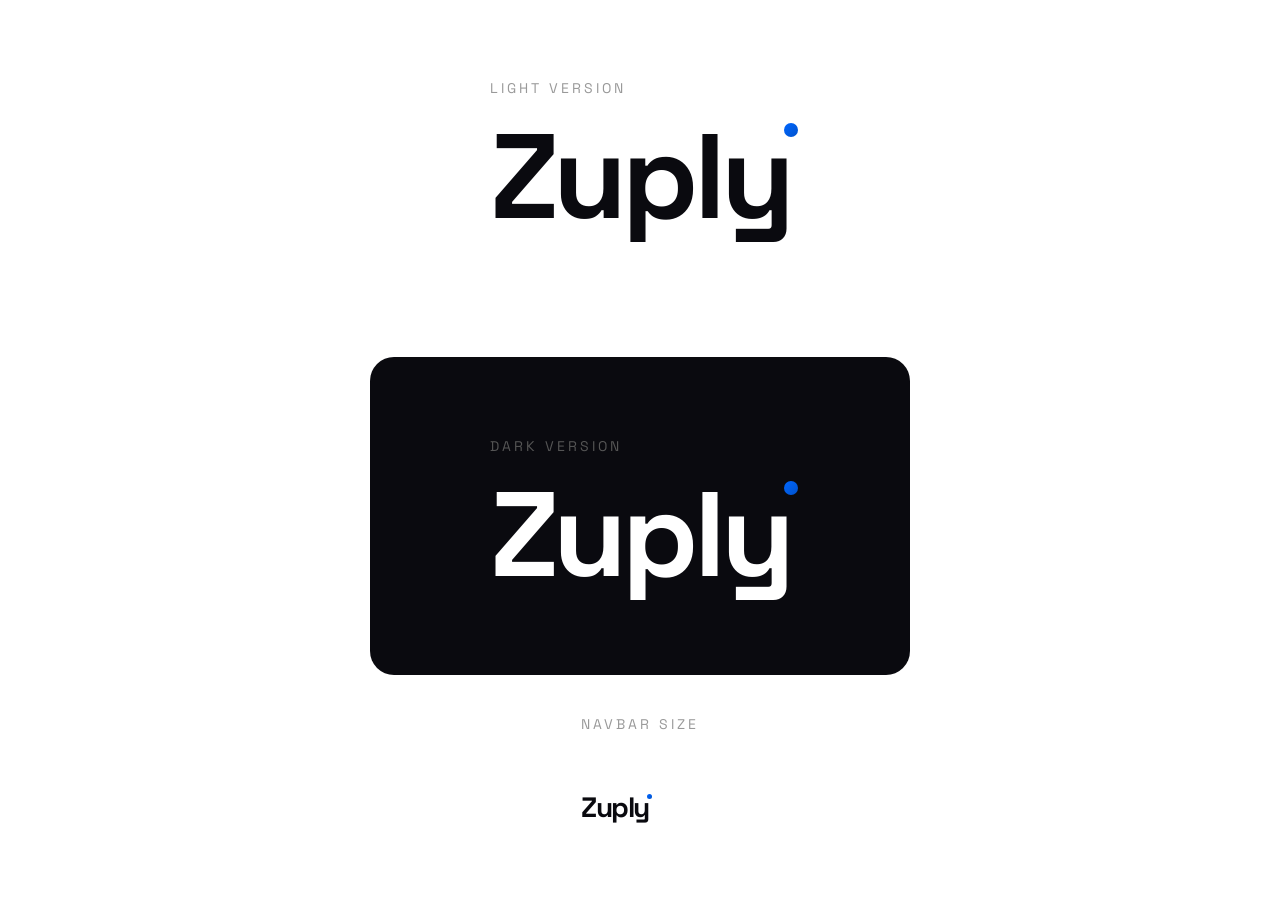
<file: logo-preview.html>
<!DOCTYPE html>
<html>
<head>
<meta charset="UTF-8">
<link href="https://fonts.googleapis.com/css2?family=Space+Grotesk:wght@700&display=swap" rel="stylesheet">
<style>
  * { margin: 0; padding: 0; }
  body {
    display: flex; align-items: center; justify-content: center;
    min-height: 100vh; background: white;
  }
  .logo-wrap {
    display: flex; align-items: center; gap: 0;
    position: relative;
  }
  .logo-text {
    font-family: 'Space Grotesk', sans-serif;
    font-weight: 700;
    font-size: 120px;
    letter-spacing: -5px;
    color: #0A0A0F;
    line-height: 1;
    position: relative;
  }
  .logo-dot {
    width: 14px; height: 14px;
    background: linear-gradient(135deg, #0066FF, #0052CC);
    border-radius: 50%;
    position: absolute;
    top: 6px; right: -8px;
  }

  /* Dark version */
  .dark-bg {
    background: #0A0A0F;
    padding: 80px 120px;
    border-radius: 24px;
    margin-top: 80px;
  }
  .dark-bg .logo-text { color: #FFFFFF; }

  .container {
    display: flex; flex-direction: column; align-items: center; gap: 40px;
    padding: 60px;
  }

  .label {
    font-family: 'Space Grotesk', sans-serif;
    font-size: 14px; color: #999; text-transform: uppercase;
    letter-spacing: 3px; margin-bottom: 20px;
  }

  /* Navbar-size version */
  .nav-logo {
    display: flex; align-items: center; gap: 10px;
    margin-top: 60px;
  }
  .nav-logo .logo-text {
    font-size: 28px; letter-spacing: -1.5px;
  }
  .nav-logo .logo-dot {
    width: 5px; height: 5px; top: 1px; right: -3px;
  }
</style>
</head>
<body>
<div class="container">
  <div>
    <div class="label">Light Version</div>
    <div class="logo-wrap">
      <span class="logo-text">Zuply<span class="logo-dot"></span></span>
    </div>
  </div>

  <div class="dark-bg">
    <div class="label" style="color:#555">Dark Version</div>
    <div class="logo-wrap">
      <span class="logo-text" style="color:#fff">Zuply<span class="logo-dot"></span></span>
    </div>
  </div>

  <div>
    <div class="label">Navbar Size</div>
    <div class="nav-logo">
      <span class="logo-text">Zuply<span class="logo-dot"></span></span>
    </div>
  </div>
</div>
</body>
</html>
</file>
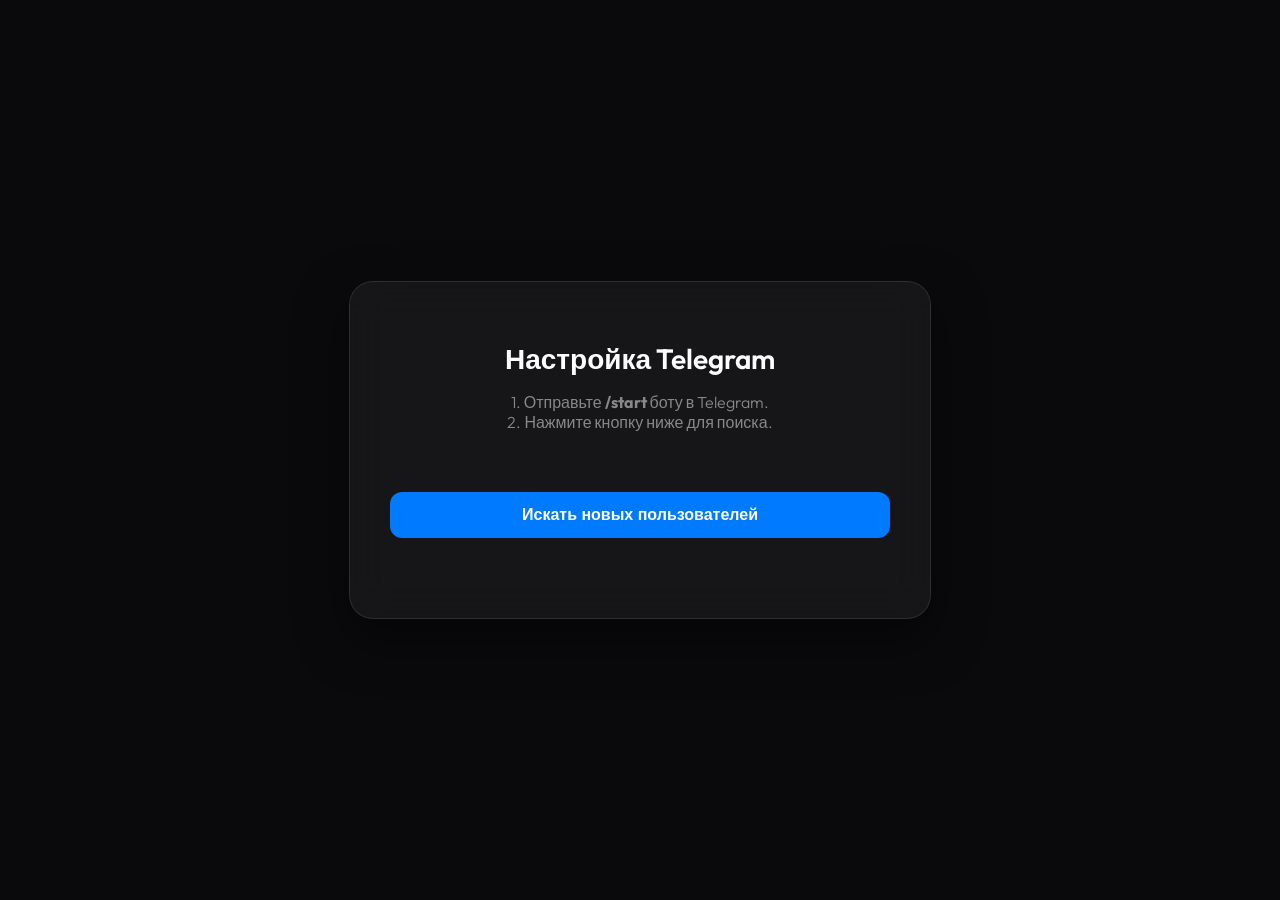
<file: setup-bot.html>
<!DOCTYPE html>
<html lang="ru">
<head>
    <meta charset="UTF-8">
    <meta name="viewport" content="width=device-width, initial-scale=1.0">
    <title>Zuply - Настройка Telegram</title>
    <link href="https://fonts.googleapis.com/css2?family=Outfit:wght@300;400;600&display=swap" rel="stylesheet">
    <style>
        :root {
            --primary: #007AFF;
            --bg: #0a0a0c;
            --card: rgba(255, 255, 255, 0.05);
            --border: rgba(255, 255, 255, 0.1);
        }
        body {
            font-family: 'Outfit', sans-serif;
            background: var(--bg);
            color: white;
            display: flex;
            justify-content: center;
            align-items: center;
            min-height: 100vh;
            margin: 0;
            overflow: hidden;
        }
        .container {
            width: 100%;
            max-width: 500px;
            padding: 40px;
            background: var(--card);
            backdrop-filter: blur(20px);
            border: 1px solid var(--border);
            border-radius: 24px;
            box-shadow: 0 20px 50px rgba(0,0,0,0.5);
            text-align: center;
            animation: fadeIn 0.8s ease-out;
        }
        @keyframes fadeIn { from { opacity: 0; transform: translateY(20px); } to { opacity: 1; transform: translateY(0); } }
        h1 { font-weight: 600; font-size: 28px; margin-bottom: 8px; }
        p { color: #888; margin-bottom: 30px; font-weight: 300; }
        .user-list {
            text-align: left;
            margin-bottom: 30px;
            max-height: 300px;
            overflow-y: auto;
        }
        .user-item {
            padding: 15px;
            background: rgba(255,255,255,0.03);
            border: 1px solid var(--border);
            border-radius: 12px;
            margin-bottom: 10px;
            display: flex;
            justify-content: space-between;
            align-items: center;
            transition: all 0.3s;
        }
        .user-item:hover { border-color: var(--primary); background: rgba(0, 122, 255, 0.05); }
        .user-info { display: flex; flex-direction: column; }
        .user-name { font-weight: 600; font-size: 16px; }
        .user-id { font-size: 12px; color: #666; font-family: monospace; }
        .checkbox { cursor: pointer; width: 20px; height: 20px; accent-color: var(--primary); }
        .btn {
            background: var(--primary);
            color: white;
            border: none;
            padding: 14px 28px;
            border-radius: 12px;
            font-size: 16px;
            font-weight: 600;
            cursor: pointer;
            width: 100%;
            transition: transform 0.2s, background 0.2s;
        }
        .btn:hover { background: #0066d6; transform: translateY(-1px); }
        .btn:active { transform: translateY(0); }
        .btn:disabled { background: #333; cursor: not-allowed; }
        .status { margin-top: 20px; font-size: 14px; min-height: 20px; }
        .loader {
            border: 2px solid #333;
            border-top: 2px solid var(--primary);
            border-radius: 50%;
            width: 20px;
            height: 20px;
            animation: spin 1s linear infinite;
            display: inline-block;
            margin-right: 10px;
        }
        @keyframes spin { 0% { transform: rotate(0deg); } 100% { transform: rotate(360deg); } }
    </style>
</head>
<body>
    <div class="container">
        <h1>Настройка Telegram</h1>
        <p>1. Отправьте <b>/start</b> боту в Telegram.<br>2. Нажмите кнопку ниже для поиска.</p>
        
        <div id="userList" class="user-list">
            <!-- Users will appear here -->
        </div>

        <button id="refreshBtn" class="btn">Искать новых пользователей</button>
        <button id="saveBtn" class="btn" style="margin-top: 10px; display: none;">Сохранить выбранных как админов</button>
        
        <div id="status" class="status"></div>
    </div>

    <script>
        const BOT_TOKEN = '8690599672:AAHSjFI50OLXxSnYv7cuAPyN5HDYM2Qi_qw';
        const userListDiv = document.getElementById('userList');
        const refreshBtn = document.getElementById('refreshBtn');
        const saveBtn = document.getElementById('saveBtn');
        const statusDiv = document.getElementById('status');
        
        let foundUsers = new Map();

        async function fetchUpdates() {
            refreshBtn.disabled = true;
            refreshBtn.innerHTML = '<span class="loader"></span>Поиск...';
            statusDiv.textContent = '';
            
            try {
                const response = await fetch(`https://api.telegram.org/bot${BOT_TOKEN}/getUpdates`);
                const data = await response.json();
                
                if (!data.ok) throw new Error(data.description);
                
                data.result.forEach(update => {
                    const from = update.message ? update.message.from : null;
                    if (from) {
                        foundUsers.set(from.id, from.first_name + (from.last_name ? ' ' + from.last_name : ''));
                    }
                });

                renderUsers();
                if (foundUsers.size > 0) {
                    saveBtn.style.display = 'block';
                    statusDiv.style.color = '#00c853';
                    statusDiv.textContent = `Найдено ${foundUsers.size} пользователей.`;
                } else {
                    statusDiv.style.color = '#ff1744';
                    statusDiv.textContent = 'Новых сообщений не найдено. Отправьте /start боту и попробуйте еще раз.';
                }
            } catch (err) {
                statusDiv.style.color = '#ff1744';
                statusDiv.textContent = 'Ошибка: ' + err.message;
            } finally {
                refreshBtn.disabled = false;
                refreshBtn.textContent = 'Искать новых пользователей';
            }
        }

        function renderUsers() {
            userListDiv.innerHTML = '';
            foundUsers.forEach((name, id) => {
                const item = document.createElement('div');
                item.className = 'user-item';
                item.innerHTML = `
                    <div class="user-info">
                        <span class="user-name">${name}</span>
                        <span class="user-id">ID: ${id}</span>
                    </div>
                    <input type="checkbox" class="checkbox" value="${id}" checked>
                `;
                userListDiv.appendChild(item);
            });
        }

        async function saveAdmins() {
            const selectedIds = Array.from(document.querySelectorAll('.checkbox:checked')).map(cb => cb.value);
            if (selectedIds.length === 0) {
                alert('Выберите хотя бы одного пользователя.');
                return;
            }

            saveBtn.disabled = true;
            saveBtn.textContent = 'Сохранение...';
            
            try {
                const response = await fetch('http://localhost:8000/set-ids', {
                    method: 'POST',
                    headers: { 'Content-Type': 'application/json' },
                    body: JSON.stringify({ ids: selectedIds.join(',') })
                });
                
                if (response.ok) {
                    statusDiv.style.color = '#00c853';
                    statusDiv.textContent = 'Конфигурация успешно обновлена! ✓';
                    setTimeout(() => {
                        window.close();
                    }, 2000);
                } else {
                    throw new Error('Не удалось связаться с локальным бэкендом. Убедитесь, что python backend.py запущен.');
                }
            } catch (err) {
                statusDiv.style.color = '#ff1744';
                statusDiv.textContent = 'Ошибка: ' + err.message;
            } finally {
                saveBtn.disabled = false;
                saveBtn.textContent = 'Сохранить выбранных как админов';
            }
        }

        refreshBtn.addEventListener('click', fetchUpdates);
        saveBtn.addEventListener('click', saveAdmins);
    </script>
</body>
</html>
</file>
